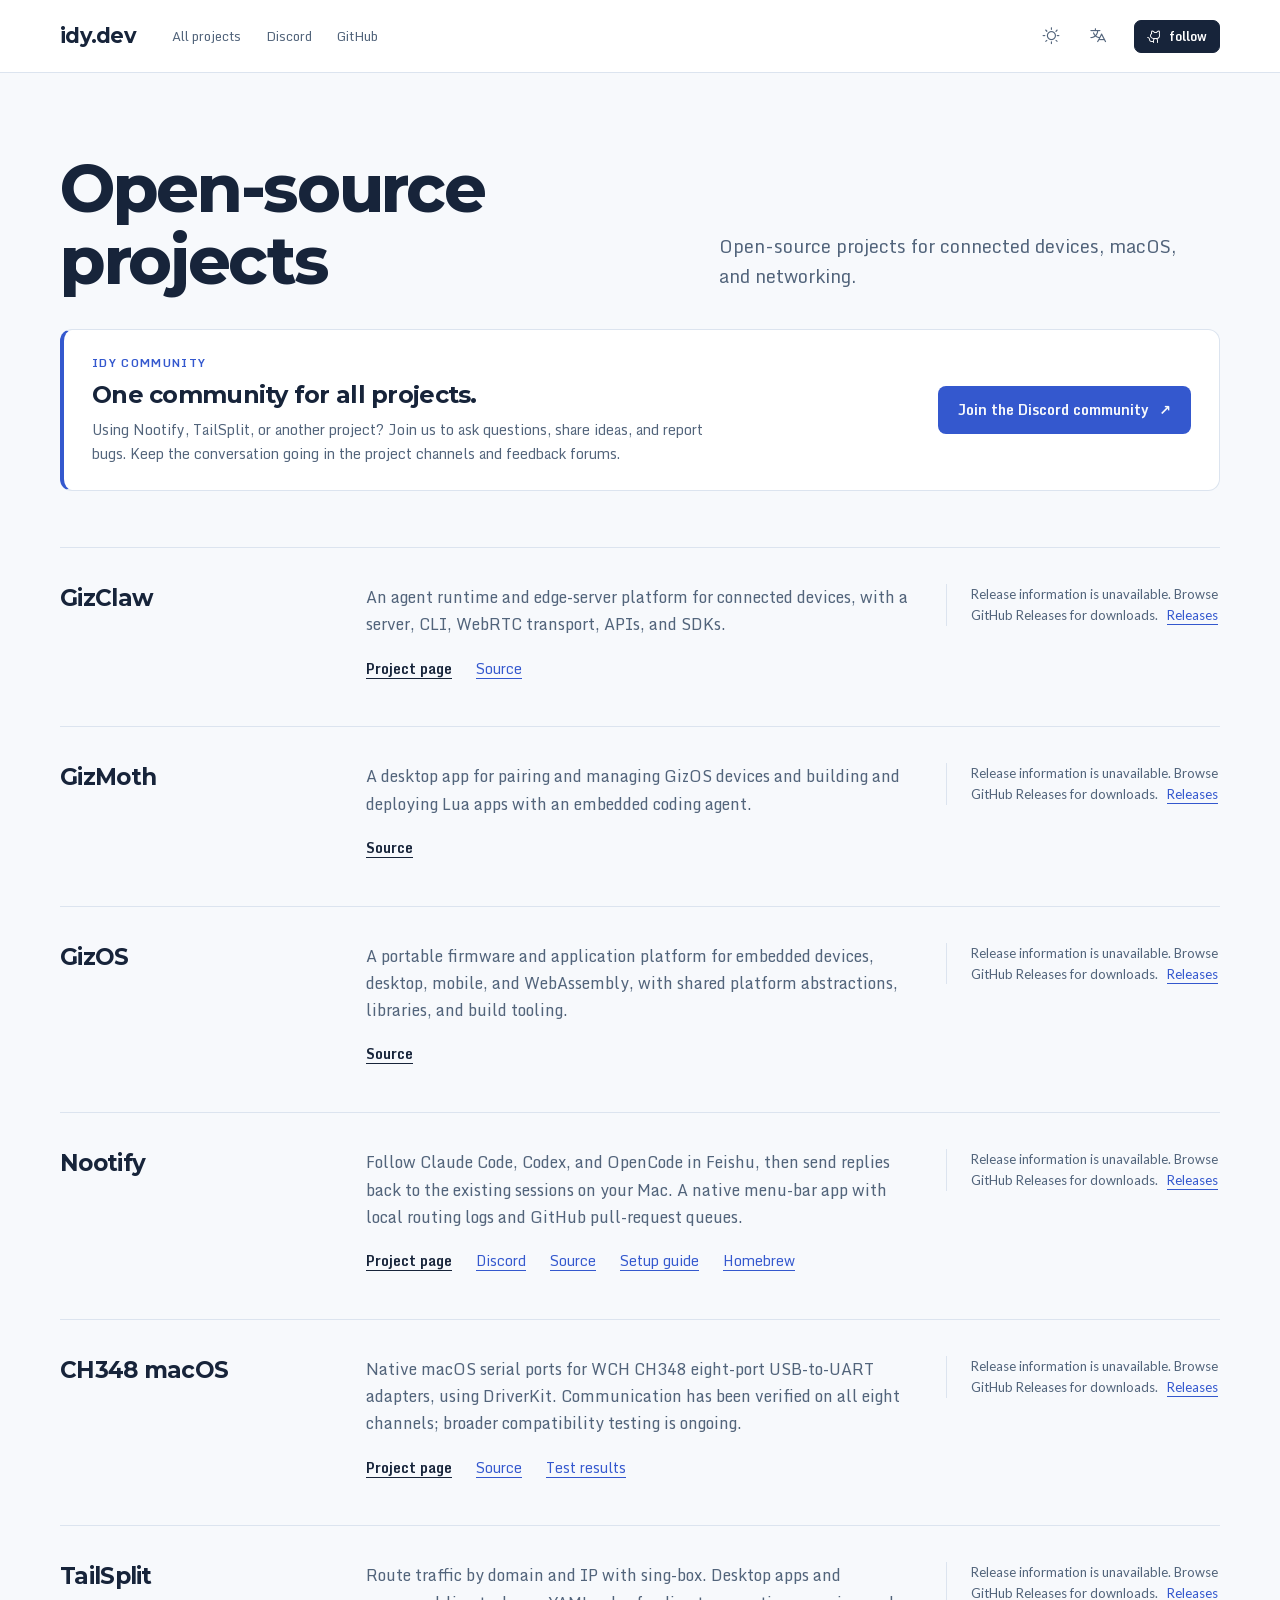
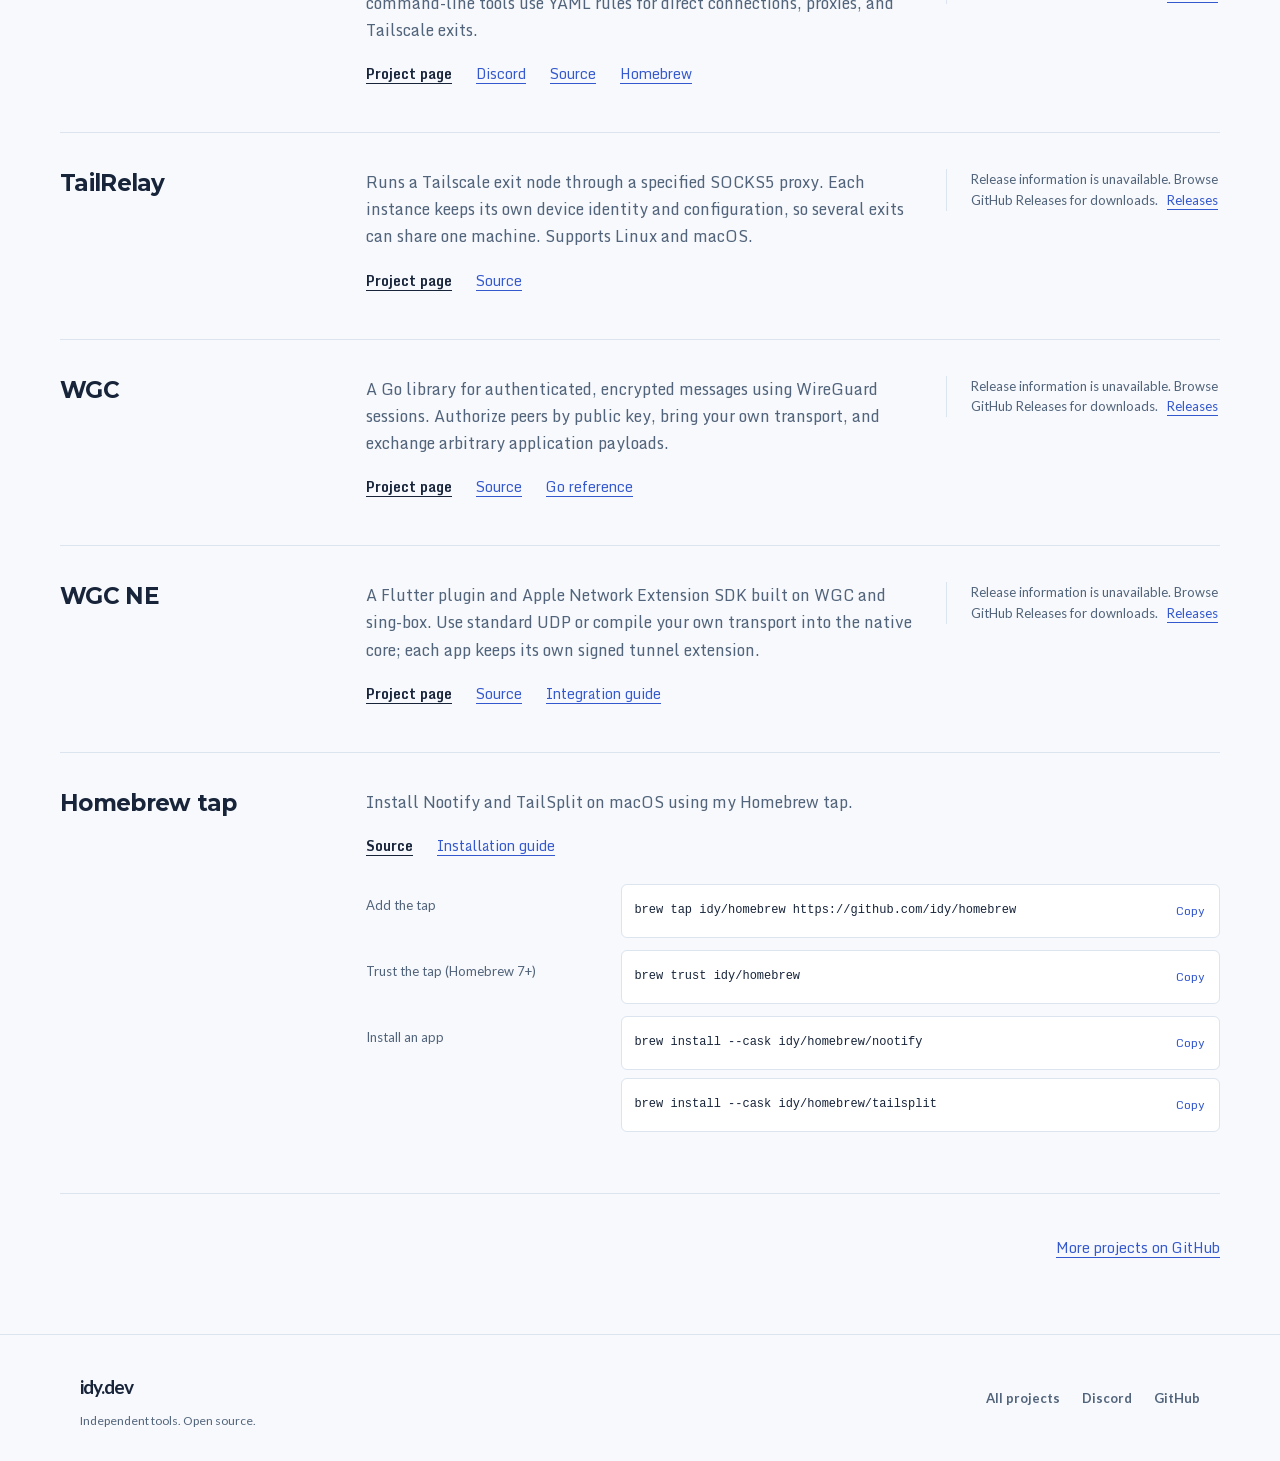
<file: docs/index.html>
<!doctype html>
<html lang="en">
  <head>
    <meta charset="utf-8" />
    <meta name="viewport" content="width=device-width, initial-scale=1" />
    <meta name="color-scheme" content="light dark" />
    <meta name="theme-color" content="#f7f9fc" />
    <meta name="description" content="Open-source projects by idy: GizClaw, GizMoth, GizOS, Nootify, CH348 macOS, TailSplit, TailRelay, WGC, WGC NE, and the Homebrew tap. Explore the projects and their latest releases." />
    <meta property="og:type" content="website" />
    <meta property="og:title" content="Open-source projects — idy.dev" />
    <meta property="og:description" content="Open-source projects by idy: GizClaw, GizMoth, GizOS, Nootify, CH348 macOS, TailSplit, TailRelay, WGC, WGC NE, and the Homebrew tap. Explore the projects and their latest releases." />
    <meta property="og:url" content="https://idy.dev/" />
    <title>Open-source projects — idy.dev</title>
    <link rel="canonical" href="https://idy.dev/" />
    <link rel="icon" href="./favicon.svg?v=20261107-dy" type="image/svg+xml" />
    <link rel="apple-touch-icon" sizes="180x180" href="./apple-touch-icon.png?v=20261107-dy" />
    <script src="shared/idy.js"></script>
    <link rel="stylesheet" href="styles.css" />
    <link rel="stylesheet" href="shared/idy.css" />
    <link rel="stylesheet" href="shared/header.css" />
    <script src="theme.js" defer></script>
    <script src="shared/header.js" defer></script>
  </head>
  <body>
    <a class="skip-link" href="#projects" data-i18n="skipContent">Skip to content</a>
    <header class="idy-header compact-header">
      <div class="idy-header-inner">
        <a class="idy-home" href="https://idy.dev/">idy.dev</a>
        <nav class="idy-nav" aria-label="Main navigation" data-i18n-aria-label="navigation">
          <a href="#projects" data-i18n="allProjects">All projects</a>
          <a href="https://discord.gg/TTyqQnw7yu">Discord</a>
          <a href="https://github.com/idy">GitHub</a>
        </nav>
        <details class="idy-mobile">
          <summary aria-label="Main navigation" data-i18n-aria-label="navigation"><i class="ph ph-list" aria-hidden="true"></i></summary>
          <nav class="idy-mobile-panel" aria-label="Main navigation" data-i18n-aria-label="navigation">
            <a href="#projects" data-i18n="allProjects">All projects</a>
            <a href="https://discord.gg/TTyqQnw7yu">Discord</a>
            <a href="https://github.com/idy">GitHub</a>
          </nav>
        </details>
        <div class="header-actions">
          <div class="idy-preferences">
            <label><span data-i18n="language">Language</span><select data-idy-language><option value="auto" data-i18n="automatic">Auto</option><option value="en">English</option><option value="zh">中文</option></select></label>
            <label><span data-i18n="theme">Theme</span><select data-idy-theme><option value="system" data-i18n="system">System</option><option value="light" data-i18n="light">Light</option><option value="dark" data-i18n="dark">Dark</option></select></label>
          </div>
          <a class="idy-action" href="https://github.com/idy" target="_blank" rel="noopener noreferrer" aria-label="Follow idy on GitHub (opens in a new tab)" data-i18n-aria-label="followLabel"><span class="idy-action-pill"><i class="ph ph-github-logo" aria-hidden="true"></i><span>follow</span></span></a>
        </div>
      </div>
    </header>

    <main class="page" id="projects">
      <div class="directory-intro">
        <h1 data-i18n="heading">Open-source projects</h1>
        <p class="intro" data-i18n="intro">Open-source projects for connected devices, macOS, and networking.</p>
        <section class="community-banner" id="community" aria-labelledby="community-title">
          <div>
            <p class="community-label">IDY COMMUNITY</p>
            <h2 id="community-title" data-i18n="communityTitle">One community for all projects.</h2>
            <p class="community-description" data-i18n="communityDescription">Using Nootify, TailSplit, or another project? Join us to ask questions, share ideas, and report bugs. Keep the conversation going in the project channels and feedback forums.</p>
          </div>
          <a class="community-join" href="https://discord.gg/TTyqQnw7yu"><span data-i18n="communityJoin">Join the Discord community</span><span aria-hidden="true">↗</span></a>
        </section>
      </div>
      <article class="project" aria-labelledby="gizclaw-title" data-repository="GizClaw/gizclaw">
        <h2 id="gizclaw-title">GizClaw</h2>
        <p data-i18n="gizclawDescription">An agent runtime and edge-server platform for connected devices, with a server, CLI, WebRTC transport, APIs, and SDKs.</p>
        <p class="project-links">
          <a href="https://gizclaw.github.io/gizclaw/" data-i18n="projectPage">Project page</a>
          <a href="https://github.com/GizClaw/gizclaw" data-i18n="source">Source</a>
        </p>
        <div class="project-release" aria-live="polite" aria-atomic="true">
          <p class="release-summary"><span data-release-status>See GitHub for the latest release.</span> <a data-release-link href="https://github.com/GizClaw/gizclaw/releases">Releases</a></p>
          <ul class="release-downloads" data-downloads aria-label="Downloads" data-i18n-aria-label="downloads" hidden></ul>
          <p class="release-note" data-download-note hidden></p>
        </div>
      </article>

      <article class="project" aria-labelledby="gizmoth-title" data-repository="GizClaw/gizmoth">
        <h2 id="gizmoth-title">GizMoth</h2>
        <p data-i18n="gizmothDescription">A desktop app for pairing and managing GizOS devices and building and deploying Lua apps with an embedded coding agent.</p>
        <p class="project-links">
          <a href="https://github.com/GizClaw/gizmoth" data-i18n="source">Source</a>
        </p>
        <div class="project-release" aria-live="polite" aria-atomic="true">
          <p class="release-summary"><span data-release-status>See GitHub for the latest release.</span> <a data-release-link href="https://github.com/GizClaw/gizmoth/releases">Releases</a></p>
          <ul class="release-downloads" data-downloads aria-label="Downloads" data-i18n-aria-label="downloads" hidden></ul>
          <p class="release-note" data-download-note hidden></p>
        </div>
      </article>

      <article class="project" aria-labelledby="gizos-title" data-repository="GizClaw/gizos">
        <h2 id="gizos-title">GizOS</h2>
        <p data-i18n="gizosDescription">A portable firmware and application platform for embedded devices, desktop, mobile, and WebAssembly, with shared platform abstractions, libraries, and build tooling.</p>
        <p class="project-links">
          <a href="https://github.com/GizClaw/gizos" data-i18n="source">Source</a>
        </p>
        <div class="project-release" aria-live="polite" aria-atomic="true">
          <p class="release-summary"><span data-release-status>See GitHub for the latest release.</span> <a data-release-link href="https://github.com/GizClaw/gizos/releases">Releases</a></p>
          <ul class="release-downloads" data-downloads aria-label="Downloads" data-i18n-aria-label="downloads" hidden></ul>
          <p class="release-note" data-download-note hidden></p>
        </div>
      </article>

      <article class="project" aria-labelledby="nootify-title" data-repository="idy/nootify">
        <h2 id="nootify-title">Nootify</h2>
        <p data-i18n="nootifyDescription">Follow Claude Code, Codex, and OpenCode in Feishu, then send replies back to the existing sessions on your Mac. A native menu-bar app with local routing logs and GitHub pull-request queues.</p>
        <p class="project-links">
          <a href="https://nootify.idy.dev/" data-i18n="projectPage">Project page</a>
          <a href="https://discord.gg/JMJZ4mDcc4">Discord</a>
          <a href="https://github.com/idy/nootify" data-i18n="source">Source</a>
          <a href="https://github.com/idy/nootify/blob/main/docs/guide.md#agents-and-notification-channels" data-i18n="setupGuide">Setup guide</a>
          <a href="https://github.com/idy/homebrew#install" data-i18n="homebrewInstall">Homebrew</a>
        </p>
        <div class="project-release" aria-live="polite" aria-atomic="true">
          <p class="release-summary"><span data-release-status>See GitHub for the latest release.</span> <a data-release-link href="https://github.com/idy/nootify/releases">Releases</a></p>
          <ul class="release-downloads" data-downloads aria-label="Downloads" data-i18n-aria-label="downloads" hidden></ul>
          <p class="release-note" data-download-note hidden></p>
        </div>
      </article>

      <article class="project" aria-labelledby="ch348-title" data-repository="idy/ch348-macos">
        <h2 id="ch348-title">CH348 macOS</h2>
        <p data-i18n="ch348Description">Native macOS serial ports for WCH CH348 eight-port USB-to-UART adapters, using DriverKit. Communication has been verified on all eight channels; broader compatibility testing is ongoing.</p>
        <p class="project-links">
          <a href="https://ch343-macos.idy.dev/" data-i18n="projectPage">Project page</a>
          <a href="https://github.com/idy/ch348-macos" data-i18n="source">Source</a>
          <a href="https://github.com/idy/ch348-macos/blob/main/VALIDATION.md" data-i18n="testResults">Test results</a>
        </p>
        <div class="project-release" aria-live="polite" aria-atomic="true">
          <p class="release-summary"><span data-release-status>See GitHub for the latest release.</span> <a data-release-link href="https://github.com/idy/ch348-macos/releases">Releases</a></p>
          <ul class="release-downloads" data-downloads aria-label="Downloads" data-i18n-aria-label="downloads" hidden></ul>
          <p class="release-note" data-download-note hidden></p>
        </div>
      </article>

      <article class="project" aria-labelledby="tailsplit-title" data-repository="idy/tailsplit">
        <h2 id="tailsplit-title">TailSplit</h2>
        <p data-i18n="tailsplitDescription">Route traffic by domain and IP with sing-box. Desktop apps and command-line tools use YAML rules for direct connections, proxies, and Tailscale exits.</p>
        <p class="project-links">
          <a href="https://tailsplit.idy.dev/" data-i18n="projectPage">Project page</a>
          <a href="https://discord.gg/RY7ktfh8Pr">Discord</a>
          <a href="https://github.com/idy/tailsplit" data-i18n="source">Source</a>
          <a href="https://github.com/idy/homebrew#install" data-i18n="homebrewInstall">Homebrew</a>
        </p>
        <div class="project-release" aria-live="polite" aria-atomic="true">
          <p class="release-summary"><span data-release-status>See GitHub for the latest release.</span> <a data-release-link href="https://github.com/idy/tailsplit/releases">Releases</a></p>
          <ul class="release-downloads" data-downloads aria-label="Downloads" data-i18n-aria-label="downloads" hidden></ul>
          <p class="release-note" data-download-note hidden></p>
        </div>
      </article>

      <article class="project" aria-labelledby="tailrelay-title" data-repository="idy/tailrelay">
        <h2 id="tailrelay-title">TailRelay</h2>
        <p data-i18n="tailrelayDescription">Runs a Tailscale exit node through a specified SOCKS5 proxy. Each instance keeps its own device identity and configuration, so several exits can share one machine. Supports Linux and macOS.</p>
        <p class="project-links">
          <a href="https://tailrelay.idy.dev/" data-i18n="projectPage">Project page</a>
          <a href="https://github.com/idy/tailrelay" data-i18n="source">Source</a>
        </p>
        <div class="project-release" aria-live="polite" aria-atomic="true">
          <p class="release-summary"><span data-release-status>See GitHub for the latest release.</span> <a data-release-link href="https://github.com/idy/tailrelay/releases">Releases</a></p>
          <ul class="release-downloads" data-downloads aria-label="Downloads" data-i18n-aria-label="downloads" hidden></ul>
          <p class="release-note" data-download-note hidden></p>
        </div>
      </article>

      <article class="project" aria-labelledby="wgc-title" data-repository="idy/wgc">
        <h2 id="wgc-title">WGC</h2>
        <p data-i18n="wgcDescription">A Go library for authenticated, encrypted messages using WireGuard sessions. Authorize peers by public key, bring your own transport, and exchange arbitrary application payloads.</p>
        <p class="project-links">
          <a href="https://wgc.idy.dev/" data-i18n="projectPage">Project page</a>
          <a href="https://github.com/idy/wgc" data-i18n="source">Source</a>
          <a href="https://pkg.go.dev/github.com/idy/wgc" data-i18n="goReference">Go reference</a>
        </p>
        <div class="project-release" aria-live="polite" aria-atomic="true">
          <p class="release-summary"><span data-release-status>See GitHub for the latest release.</span> <a data-release-link href="https://github.com/idy/wgc/releases">Releases</a></p>
          <ul class="release-downloads" data-downloads aria-label="Downloads" data-i18n-aria-label="downloads" hidden></ul>
          <p class="release-note" data-download-note hidden></p>
        </div>
      </article>

      <article class="project" aria-labelledby="wgc-ne-title" data-repository="idy/wgc-ne">
        <h2 id="wgc-ne-title">WGC NE</h2>
        <p data-i18n="wgcNeDescription">A Flutter plugin and Apple Network Extension SDK built on WGC and sing-box. Use standard UDP or compile your own transport into the native core; each app keeps its own signed tunnel extension.</p>
        <p class="project-links">
          <a href="https://wgc-ne.idy.dev/" data-i18n="projectPage">Project page</a>
          <a href="https://github.com/idy/wgc-ne" data-i18n="source">Source</a>
          <a href="https://github.com/idy/wgc-ne/blob/main/docs/apple-integration.md" data-i18n="integrationGuide">Integration guide</a>
        </p>
        <div class="project-release" aria-live="polite" aria-atomic="true">
          <p class="release-summary"><span data-release-status>See GitHub for the latest release.</span> <a data-release-link href="https://github.com/idy/wgc-ne/releases">Releases</a></p>
          <ul class="release-downloads" data-downloads aria-label="Downloads" data-i18n-aria-label="downloads" hidden></ul>
          <p class="release-note" data-download-note hidden></p>
        </div>
      </article>

      <article class="project homebrew-project" aria-labelledby="homebrew-title">
        <h2 id="homebrew-title">Homebrew tap</h2>
        <p data-i18n="homebrewDescription">Install Nootify and TailSplit on macOS using my Homebrew tap.</p>
        <p class="project-links">
          <a href="https://github.com/idy/homebrew" data-i18n="source">Source</a>
          <a href="https://github.com/idy/homebrew#install" data-i18n="homebrewGuide">Installation guide</a>
        </p>
        <div class="homebrew-setup">
          <ol class="homebrew-steps">
            <li class="homebrew-step">
              <p class="homebrew-step-label" data-i18n="homebrewAddTap">Add the tap</p>
              <div class="homebrew-command-row">
                <code class="homebrew-command">brew tap idy/homebrew https://github.com/idy/homebrew</code>
                <button class="homebrew-copy" type="button" data-homebrew-copy data-i18n="homebrewCopy" data-i18n-aria-label="homebrewCopyTap" aria-label="Copy tap command" hidden>Copy</button>
              </div>
            </li>
            <li class="homebrew-step">
              <p class="homebrew-step-label" data-i18n="homebrewTrust">Trust the tap (Homebrew 7+)</p>
              <div class="homebrew-command-row">
                <code class="homebrew-command">brew trust idy/homebrew</code>
                <button class="homebrew-copy" type="button" data-homebrew-copy data-i18n="homebrewCopy" data-i18n-aria-label="homebrewCopyTrust" aria-label="Copy trust command" hidden>Copy</button>
              </div>
            </li>
            <li class="homebrew-step">
              <p class="homebrew-step-label" data-i18n="homebrewInstallApp">Install an app</p>
              <div class="homebrew-commands">
                <div class="homebrew-command-row">
                  <code class="homebrew-command">brew install --cask idy/homebrew/nootify</code>
                  <button class="homebrew-copy" type="button" data-homebrew-copy data-i18n="homebrewCopy" data-i18n-aria-label="homebrewCopyNootify" aria-label="Copy Nootify install command" hidden>Copy</button>
                </div>
                <div class="homebrew-command-row">
                  <code class="homebrew-command">brew install --cask idy/homebrew/tailsplit</code>
                  <button class="homebrew-copy" type="button" data-homebrew-copy data-i18n="homebrewCopy" data-i18n-aria-label="homebrewCopyTailSplit" aria-label="Copy TailSplit install command" hidden>Copy</button>
                </div>
              </div>
            </li>
          </ol>
          <p class="homebrew-copy-status" role="status" aria-live="polite" data-homebrew-status></p>
        </div>
      </article>

      <p class="more-projects"><a href="https://github.com/idy?tab=repositories" data-i18n="moreProjects">More projects on GitHub</a></p>
    </main>

    <footer class="idy-footer">
      <div class="idy-footer-inner">
        <div><a class="idy-home" href="https://idy.dev/">idy.dev</a><p data-i18n="footerNote">Independent tools. Open source.</p></div>
        <nav aria-label="Project links" data-i18n-aria-label="projectLinks"><a href="https://idy.dev/" data-i18n="allProjects">All projects</a><a href="https://discord.gg/TTyqQnw7yu">Discord</a><a href="https://github.com/idy">GitHub</a></nav>
      </div>
    </footer>
  </body>
</html>
</file>
<file: docs/styles.css>
:root {
  color-scheme: light;
  --background: var(--idy-bg);
  --text: var(--idy-ink);
  --muted: var(--idy-muted);
  --link: var(--idy-accent);
  --line: var(--idy-line);
  --space-xs: 8px;
  --space-sm: 16px;
  --space-md: 24px;
  --space-lg: 32px;
  background: var(--background);
  color: var(--text);
  font-family: var(--idy-font);
  font-size: 16px;
  line-height: 1.7;
}

:root[data-theme="light"] { color-scheme: light; }
:root[data-theme="dark"] { color-scheme: dark; }

* { box-sizing: border-box; }
body { margin: 0; }
a { color: var(--link); text-underline-offset: 4px; }
a:hover { text-decoration-thickness: 2px; }
:focus-visible { outline: 2px solid var(--link); outline-offset: 5px; }
::selection { color: var(--background); background: var(--link); }
[hidden] { display: none !important; }
.page { width: min(1160px, calc(100% - 64px)); margin: 0 auto 64px; }
.skip-link { position: absolute; z-index: 2; top: -100px; left: 20px; padding: 8px 12px; background: var(--background); }
.skip-link:focus { top: 12px; }

.directory-intro {
  display: grid;
  grid-template-columns: minmax(0, 1fr) minmax(0, .8fr);
  align-items: end;
  gap: var(--space-lg);
  padding-block: 80px 56px;
  border-bottom: 1px solid var(--line);
}
.directory-intro h1 { max-width: 14ch; margin: 0; font-size: clamp(44px, 5.2vw, 68px); line-height: 1.08; letter-spacing: -.035em; }
.intro { max-width: 42ch; margin: 0 0 5px; color: var(--muted); font-size: 18px; line-height: 1.7; }
.community-banner {
  grid-column: 1 / -1;
  display: flex;
  align-items: center;
  justify-content: space-between;
  gap: 28px;
  padding: 24px 28px;
  border: 1px solid var(--line);
  border-left: 4px solid var(--link);
  border-radius: 12px;
  background: var(--idy-surface);
}
.community-label { margin: 0 0 8px; color: var(--link); font-size: 11px; font-weight: 700; letter-spacing: .12em; }
.community-banner h2 { margin: 0 0 8px; font-size: 24px; line-height: 1.25; }
.community-description { max-width: 70ch; margin: 0; color: var(--muted); font-size: 14px; line-height: 1.7; }
.community-join { display: inline-flex; flex: none; align-items: center; justify-content: center; gap: 10px; min-height: 48px; padding: 12px 20px; border-radius: 8px; background: var(--link); color: var(--background); font-size: 14px; font-weight: 700; text-decoration: none; white-space: nowrap; }
.community-join:hover { color: var(--background); text-decoration: none; filter: brightness(.95); }
.project {
  display: grid;
  grid-template-columns: minmax(150px, .85fr) minmax(280px, 1.7fr) minmax(180px, .85fr);
  grid-template-areas: "title description release" "title links release";
  align-items: start;
  column-gap: var(--space-lg);
  row-gap: var(--space-xs);
  padding-block: 36px;
  border-bottom: 1px solid var(--line);
}
.project h2 { grid-area: title; margin: 0; font-size: 23px; line-height: 1.3; }
.project p { margin: 0; }
.project > p:not(.project-links) { grid-area: description; max-width: 66ch; color: var(--muted); text-wrap: pretty; }
.project .project-links { grid-area: links; display: flex; flex-wrap: wrap; gap: 0 var(--space-md); font-size: 14px; }
.project-links a { display: inline-flex; align-items: center; min-height: 44px; }
.project-links a:first-child { color: var(--text); font-weight: 700; }
.project-release { grid-area: release; min-width: 0; padding-left: var(--space-md); border-left: 1px solid var(--line); font-size: 13px; line-height: 1.6; }
.release-summary { color: var(--muted); }
.release-summary a { margin-left: 6px; overflow-wrap: anywhere; }
.release-downloads { display: flex; flex-wrap: wrap; gap: 0 var(--space-sm); list-style: none; padding: 0; margin: var(--space-xs) 0 0; }
.release-downloads li { min-width: 0; }
.release-downloads a { display: inline-flex; align-items: center; min-height: 44px; max-width: 100%; overflow-wrap: anywhere; }
.project .release-note { margin-top: var(--space-xs); color: var(--muted); }
.homebrew-project { grid-template-areas: "title description description" "title links links" "title setup setup"; }
.homebrew-setup { grid-area: setup; min-width: 0; margin-top: var(--space-xs); }
.homebrew-steps { display: grid; gap: 12px; margin: 0; padding: 0; list-style: none; }
.homebrew-step { display: grid; grid-template-columns: minmax(140px, .4fr) minmax(0, 1fr); align-items: start; gap: var(--space-sm); }
.homebrew-step-label { padding-top: 11px; color: var(--muted); font: 13px/1.6 var(--idy-small); }
.homebrew-commands { display: grid; gap: 8px; min-width: 0; }
.homebrew-command-row { display: flex; align-items: center; gap: 8px; min-width: 0; padding: 4px 6px 4px 12px; border: 1px solid var(--line); border-radius: 6px; background: var(--idy-surface); }
.homebrew-command { flex: 1; min-width: 0; font: 12px/1.6 ui-monospace, "SFMono-Regular", Consolas, monospace; overflow-wrap: anywhere; user-select: all; -webkit-user-select: all; }
.homebrew-copy { display: inline-flex; align-items: center; justify-content: center; flex: none; min-width: 44px; min-height: 44px; padding: 4px 8px; border: 0; border-radius: 4px; background: transparent; color: var(--link); font: 12px/1.5 var(--idy-font); cursor: pointer; }
.homebrew-copy:hover { background: var(--background); }
:root[data-idy-header-pending] .homebrew-copy[hidden] { display: inline-flex !important; visibility: hidden; }
.project .homebrew-copy-status { min-height: 1.6em; margin-top: 6px; color: var(--muted); font: 12px/1.6 var(--idy-small); }
.more-projects { display: flex; justify-content: flex-end; margin: var(--space-lg) 0 0; font-size: 14px; }
.more-projects a { display: inline-flex; align-items: center; min-height: 44px; }
.not-found { width: min(740px, calc(100% - 56px)); min-height: 40vh; margin: 64px auto 40px; }
.not-found h1 { margin: 0 0 var(--space-sm); font-size: clamp(28px, 4vw, 40px); line-height: 1.2; }
.not-found p { max-width: 48ch; color: var(--muted); }
.not-found .home-link { display: inline-flex; align-items: center; margin-top: 8px; min-height: 44px; }

@media (max-width: 900px) {
  .directory-intro { padding-block: 64px 44px; }
  .project { grid-template-columns: minmax(130px, .7fr) minmax(0, 1.5fr); grid-template-areas: "title description" "title links" "title release"; column-gap: var(--space-md); }
  .homebrew-project { grid-template-areas: "title description" "title links" "title setup"; }
  .project-release { margin-top: var(--space-xs); padding-left: 0; border-left: 0; }
}
@media (max-width: 600px) {
  .page { width: calc(100% - 40px); margin-bottom: 40px; }
  .directory-intro { grid-template-columns: minmax(0, 1fr); gap: var(--space-sm); padding-block: 48px 32px; }
  .directory-intro h1 { font-size: clamp(38px, 10vw, 48px); }
  .intro { margin: 0; font-size: 16px; }
  .community-banner { flex-direction: column; align-items: stretch; gap: 20px; padding: 22px; }
  .community-banner h2 { font-size: 22px; }
  .project { grid-template-columns: minmax(0, 1fr); grid-template-areas: "title" "description" "links" "release"; gap: var(--space-xs); padding-block: 28px; }
  .homebrew-project { grid-template-areas: "title" "description" "links" "setup"; }
  .homebrew-step { grid-template-columns: minmax(0, 1fr); gap: 4px; }
  .homebrew-step-label { padding-top: 0; }
  .project h2 { font-size: 21px; }
  .project > p:not(.project-links) { font-size: 15px; }
  .project .project-links { gap: 0 20px; font-size: 13px; }
  .project-release { margin-top: 4px; }
  .release-downloads { gap: 0 var(--space-sm); }
  .more-projects { justify-content: flex-start; margin-top: var(--space-md); }
  .not-found { width: calc(100% - 40px); margin-top: 36px; }
}
</file>
<file: docs/shared/idy.css>
/* Shared by the idy.dev sites. Keep this file and idy.js in sync. */
@font-face {
  font-family: Manrope;
  font-style: normal;
  font-weight: 400 800;
  font-display: swap;
  src: url("manrope-latin.woff2") format("woff2");
}
:root {
  --idy-font: Manrope, "PingFang SC", "Microsoft YaHei", system-ui, sans-serif;
  --idy-bg: #f7f9fc;
  --idy-surface: #ffffff;
  --idy-ink: #17243a;
  --idy-muted: #52647b;
  --idy-line: #dce4ef;
  --idy-accent: #3458ce;
}
:root[data-theme="dark"] {
  --idy-bg: #142033;
  --idy-surface: #1c2b42;
  --idy-ink: #edf2fa;
  --idy-muted: #acbdd4;
  --idy-line: #35465e;
  --idy-accent: #a3baff;
}
@media (prefers-color-scheme: dark) {
  :root:not([data-theme]) {
    --idy-bg: #142033;
    --idy-surface: #1c2b42;
    --idy-ink: #edf2fa;
    --idy-muted: #acbdd4;
    --idy-line: #35465e;
    --idy-accent: #a3baff;
  }
}
body, h1, h2, h3, h4, button, select, input, textarea { font-family: var(--idy-font); }
body { -webkit-font-smoothing: antialiased; }
h1, h2, h3 { text-wrap: balance; }
h1 { font-weight: 750; letter-spacing: -.045em; }
h2 { font-weight: 700; letter-spacing: -.025em; }
:root:lang(zh) h1, :root:lang(zh) h2, :root:lang(zh) h3 { letter-spacing: -.015em; line-height: 1.3; }
.idy-header, .idy-footer { background: var(--idy-bg); color: var(--idy-ink); font-family: var(--idy-font); }
.idy-header { border-bottom: 1px solid var(--idy-line); }
.idy-header-inner, .idy-footer-inner { width: min(100% - 56px, 1120px); margin-inline: auto; }
.idy-header-inner { min-height: 84px; display: flex; align-items: center; gap: 22px; }
.idy-home { display: inline-flex; align-items: center; min-height: 44px; color: var(--idy-ink); font-size: 19px; font-weight: 800; letter-spacing: -.055em; text-decoration: none; white-space: nowrap; }
.idy-project { border-left: 1px solid var(--idy-line); padding-left: 22px; color: var(--idy-muted); font-size: 14px; font-weight: 650; text-decoration: none; white-space: nowrap; }
.idy-nav { display: flex; align-items: center; justify-content: flex-end; flex: 1; gap: 20px; }
.idy-nav a, .idy-footer nav a { display: inline-flex; align-items: center; min-height: 44px; color: var(--idy-muted); font-size: 13px; font-weight: 600; text-decoration: none; white-space: nowrap; }
.idy-header a:hover, .idy-footer a:hover { color: var(--idy-accent); text-decoration: underline; text-underline-offset: 5px; }
.idy-preferences { display: flex; align-items: center; gap: 12px; }
.idy-preferences label { display: grid; gap: 3px; color: var(--idy-muted); font-size: 10px; line-height: 1.2; }
.idy-preferences select { min-height: 34px; max-width: 124px; border: 1px solid var(--idy-line); border-radius: 7px; padding: 5px 22px 5px 9px; background-color: var(--idy-surface); color: var(--idy-ink); font-size: 12px; cursor: pointer; }
.idy-header :focus-visible, .idy-footer :focus-visible { outline: 2px solid var(--idy-accent); outline-offset: 4px; }
.idy-footer { margin-top: 56px; border-top: 1px solid var(--idy-line); }
.idy-footer-inner { display: flex; align-items: center; justify-content: space-between; gap: 24px; padding-block: 30px; }
.idy-footer p { margin: 2px 0 0; color: var(--idy-muted); font-size: 12px; line-height: 1.7; }
.idy-footer nav { display: flex; flex-wrap: wrap; gap: 8px 22px; }
@media (max-width: 900px) {
  .idy-header-inner { flex-wrap: wrap; gap: 8px 18px; padding-block: 15px; }
  .idy-nav { flex: 1 1 auto; }
  .idy-preferences { margin-left: auto; }
  .idy-project { padding-left: 18px; }
}
@media (max-width: 600px) {
  .idy-header-inner, .idy-footer-inner { width: calc(100% - 40px); }
  .idy-header-inner { gap: 8px 14px; }
  .idy-home { font-size: 18px; }
  .idy-project { padding-left: 14px; font-size: 13px; }
  .idy-nav { order: 3; flex-basis: 100%; justify-content: flex-start; gap: 22px; }
  .idy-preferences { gap: 8px; }
  .idy-preferences select { min-height: 36px; font-size: 11px; padding-left: 7px; padding-right: 16px; max-width: 108px; }
  .idy-preferences label > span { font-size: 9px; }
  .idy-footer-inner { align-items: flex-start; flex-direction: column; gap: 12px; padding-block: 24px; }
  .idy-footer { margin-top: 36px; }
}
@media (max-width: 420px) {
  .idy-preferences { flex-basis: 100%; justify-content: flex-start; margin-left: 0; }
  .idy-preferences label { display: flex; align-items: center; gap: 7px; }
  .idy-preferences label > span { font-size: 11px; }
}
@media (prefers-reduced-motion: reduce) { html { scroll-behavior: auto; } }
</file>
<file: docs/shared/header.css>
/* Shared idy.dev header and typography. Keep this file in sync across sites. */
@font-face { font-family: Montserrat; font-style: normal; font-weight: 400 800; font-display: swap; src: url("montserrat-latin.woff2") format("woff2"); }
@font-face { font-family: Monda; font-style: normal; font-weight: 400 700; font-display: swap; src: url("monda-latin.woff2") format("woff2"); }
@font-face { font-family: Lato; font-style: normal; font-weight: 400; font-display: swap; src: url("lato-regular-latin.woff2") format("woff2"); }
@font-face { font-family: Lato; font-style: normal; font-weight: 700; font-display: swap; src: url("lato-bold-latin.woff2") format("woff2"); }
@font-face { font-family: Phosphor; font-style: normal; font-weight: 400; font-display: block; src: url("phosphor-regular.woff2") format("woff2"); }
:root { --idy-font: Monda, "PingFang SC", "Microsoft YaHei", system-ui, sans-serif; --idy-heading: Montserrat, "PingFang SC", "Microsoft YaHei", system-ui, sans-serif; --idy-small: Lato, "PingFang SC", "Microsoft YaHei", system-ui, sans-serif; }
body, button, select, input, textarea { font-family: var(--idy-font); }
h1, h2, h3, h4 { font-family: var(--idy-heading); letter-spacing: -.03em; }
.idy-footer, .idy-footer nav a, .idy-footer p, .release-status, .copy-status, .concept-disclaimer, .hero-note, .hero-footnote, .download-caveat, .terminal-note, .access-note, .download-other, .release-note, .project-release, .scope-note p, .boundary-note, .platform-note, .signing-note, .code-heading, .detail-note { font-family: var(--idy-small); }
.ph { display: inline-block; flex: none; font-family: Phosphor !important; font-style: normal; font-weight: 400 !important; font-size: 18px; font-variant: normal; line-height: 1; letter-spacing: 0; text-transform: none; -webkit-font-smoothing: antialiased; }
.ph::before { display: block; }
.ph-sun::before { content: "\e472"; } .ph-moon::before { content: "\e330"; }
.ph-translate::before { content: "\e4a2"; } .ph-list::before { content: "\e2f0"; }
.ph-desktop::before { content: "\e560"; } .ph-check::before { content: "\e182"; }
.ph-github-logo::before { content: "\e576"; } .ph-star::before { content: "\e46a"; }
.idy-header.compact-header { border-bottom: 1px solid var(--idy-line); background: var(--idy-surface); }
.compact-header .idy-header-inner { width: min(1160px, calc(100% - 64px)); min-height: 72px; display: flex; flex-wrap: nowrap; align-items: center; gap: 36px; padding-block: 0; }
.compact-header .idy-home { min-height: 44px; flex: none; font-family: var(--idy-heading); font-size: 21px; font-weight: 700; letter-spacing: -.035em; }
.compact-header .idy-nav { display: flex; align-items: center; justify-content: flex-start; gap: 25px; flex: 1 1 auto; min-width: 0; }
.compact-header .idy-nav a { min-height: 44px; color: var(--idy-muted); font-family: var(--idy-font); font-size: 13px; font-weight: 400; text-decoration: none; }
.compact-header .idy-nav a:hover, .compact-header .idy-nav a:focus-visible { color: var(--idy-ink); }
.compact-header .header-actions { display: flex; align-items: center; gap: 14px; margin-left: auto; flex: none; }
.compact-header .idy-preferences { display: flex; align-items: center; gap: 6px; margin: 0; }
/* Keep the header steady until icon controls replace the native fallback. */
:root[data-idy-header-pending] .compact-header .idy-preferences { visibility: hidden; width: 91px; flex: none; overflow: hidden; }
/* Preferences require the shared script; keep the no-script header usable. */
:root:not([data-theme]) .compact-header .idy-preferences { display: none; }
.compact-header .idy-preferences label { display: block; color: var(--idy-muted); font-size: 12px; }
.compact-header .idy-preferences label > span { position: absolute; width: 1px; height: 1px; overflow: hidden; clip-path: inset(50%); white-space: nowrap; }
.compact-header .idy-preferences select { min-height: 44px; max-width: 118px; padding: 5px; border: 0; border-radius: 7px; background-color: transparent; color: var(--idy-ink); font-size: 12px; }
.compact-header .header-controls { display: flex; align-items: center; gap: 3px; }
.compact-header .preference-control { position: relative; }
.compact-header .icon-button { display: inline-flex; align-items: center; justify-content: center; width: 44px; height: 44px; padding: 0; border: 0; border-radius: 7px; background: transparent; color: var(--idy-muted); cursor: pointer; }
.compact-header .icon-button:hover, .compact-header .icon-button[aria-expanded="true"], .compact-header .idy-mobile > summary:hover, .compact-header .idy-mobile[open] > summary { color: var(--idy-ink); background: var(--idy-bg); }
.compact-header .preference-panel, .compact-header .idy-mobile-panel { position: absolute; z-index: 20; top: calc(100% + 8px); right: 0; min-width: 180px; padding: 5px; border: 1px solid var(--idy-line); border-radius: 10px; background: var(--idy-surface); box-shadow: 0 8px 26px rgb(10 22 42 / .12); }
.compact-header .preference-option, .compact-header .idy-mobile-panel a { display: flex; align-items: center; gap: 10px; width: 100%; min-height: 44px; padding: 9px 10px; border: 0; border-radius: 6px; background: transparent; color: var(--idy-muted); font-family: var(--idy-font); font-size: 12px; font-weight: 400; line-height: 1.5; text-align: left; text-decoration: none; cursor: pointer; white-space: nowrap; }
.compact-header .preference-option:hover, .compact-header .preference-option:focus-visible, .compact-header .idy-mobile-panel a:hover, .compact-header .idy-mobile-panel a:focus-visible { background: var(--idy-bg); color: var(--idy-ink); }
.compact-header .preference-option[aria-checked="true"] { color: var(--idy-ink); font-weight: 700; }
.compact-header .option-label { flex: 1; }
.compact-header .option-check { width: 15px; color: var(--idy-accent); font-size: 15px; visibility: hidden; }
.compact-header .preference-option[aria-checked="true"] .option-check { visibility: visible; }
.compact-header .idy-action { display: inline-flex; align-items: center; justify-content: center; min-width: 44px; min-height: 44px; color: var(--idy-ink); text-decoration: none; white-space: nowrap; }
.compact-header .idy-action-pill { display: inline-flex; align-items: center; gap: 7px; min-height: 33px; padding: 6px 12px; border: 1px solid var(--idy-ink); border-radius: 7px; background: var(--idy-ink); color: var(--idy-surface); font-family: var(--idy-font); font-size: 12px; font-weight: 700; line-height: 19px; }
.compact-header .idy-action:hover { text-decoration: none; }
.compact-header .idy-action:hover .idy-action-pill { opacity: .85; }
.compact-header .idy-action-pill .ph { font-size: 15px; }
.compact-header .idy-mobile { position: relative; display: none; flex: none; }
.compact-header .idy-mobile > summary { display: inline-flex; align-items: center; justify-content: center; width: 44px; height: 44px; border-radius: 7px; color: var(--idy-muted); list-style: none; cursor: pointer; }
.compact-header .idy-mobile > summary::-webkit-details-marker { display: none; }
.compact-header .idy-mobile-panel { left: 0; right: auto; min-width: 168px; }
.compact-header :focus-visible { outline: 2px solid var(--idy-accent); outline-offset: 3px; }
@media (max-width: 880px) { .compact-header .idy-header-inner { gap: 18px; } .compact-header .idy-nav { gap: 16px; } }
@media (max-width: 760px) {
  .compact-header .idy-header-inner { width: calc(100% - 32px); min-height: 64px; gap: 10px; }
  .compact-header .idy-home { font-size: 19px; }
  .compact-header .idy-nav { display: none; }
  .compact-header .idy-mobile { display: block; }
  .compact-header .header-actions { gap: 8px; }
  .compact-header .icon-button, .compact-header .idy-mobile > summary { width: 44px; }
  .compact-header .preference-panel { min-width: 168px; }
  .compact-header .idy-action-pill .ph { display: none; }
}
@media (max-width: 360px) {
  .compact-header .idy-header-inner { width: calc(100% - 24px); gap: 5px; }
  .compact-header .idy-home { font-size: 17px; }
  .compact-header .header-actions { gap: 3px; }
  .compact-header .idy-preferences select { width: 54px; }
  .compact-header .icon-button, .compact-header .idy-mobile > summary { width: 44px; }
  .compact-header .idy-action-pill { padding-inline: 8px; font-size: 11px; }
}
</file>
